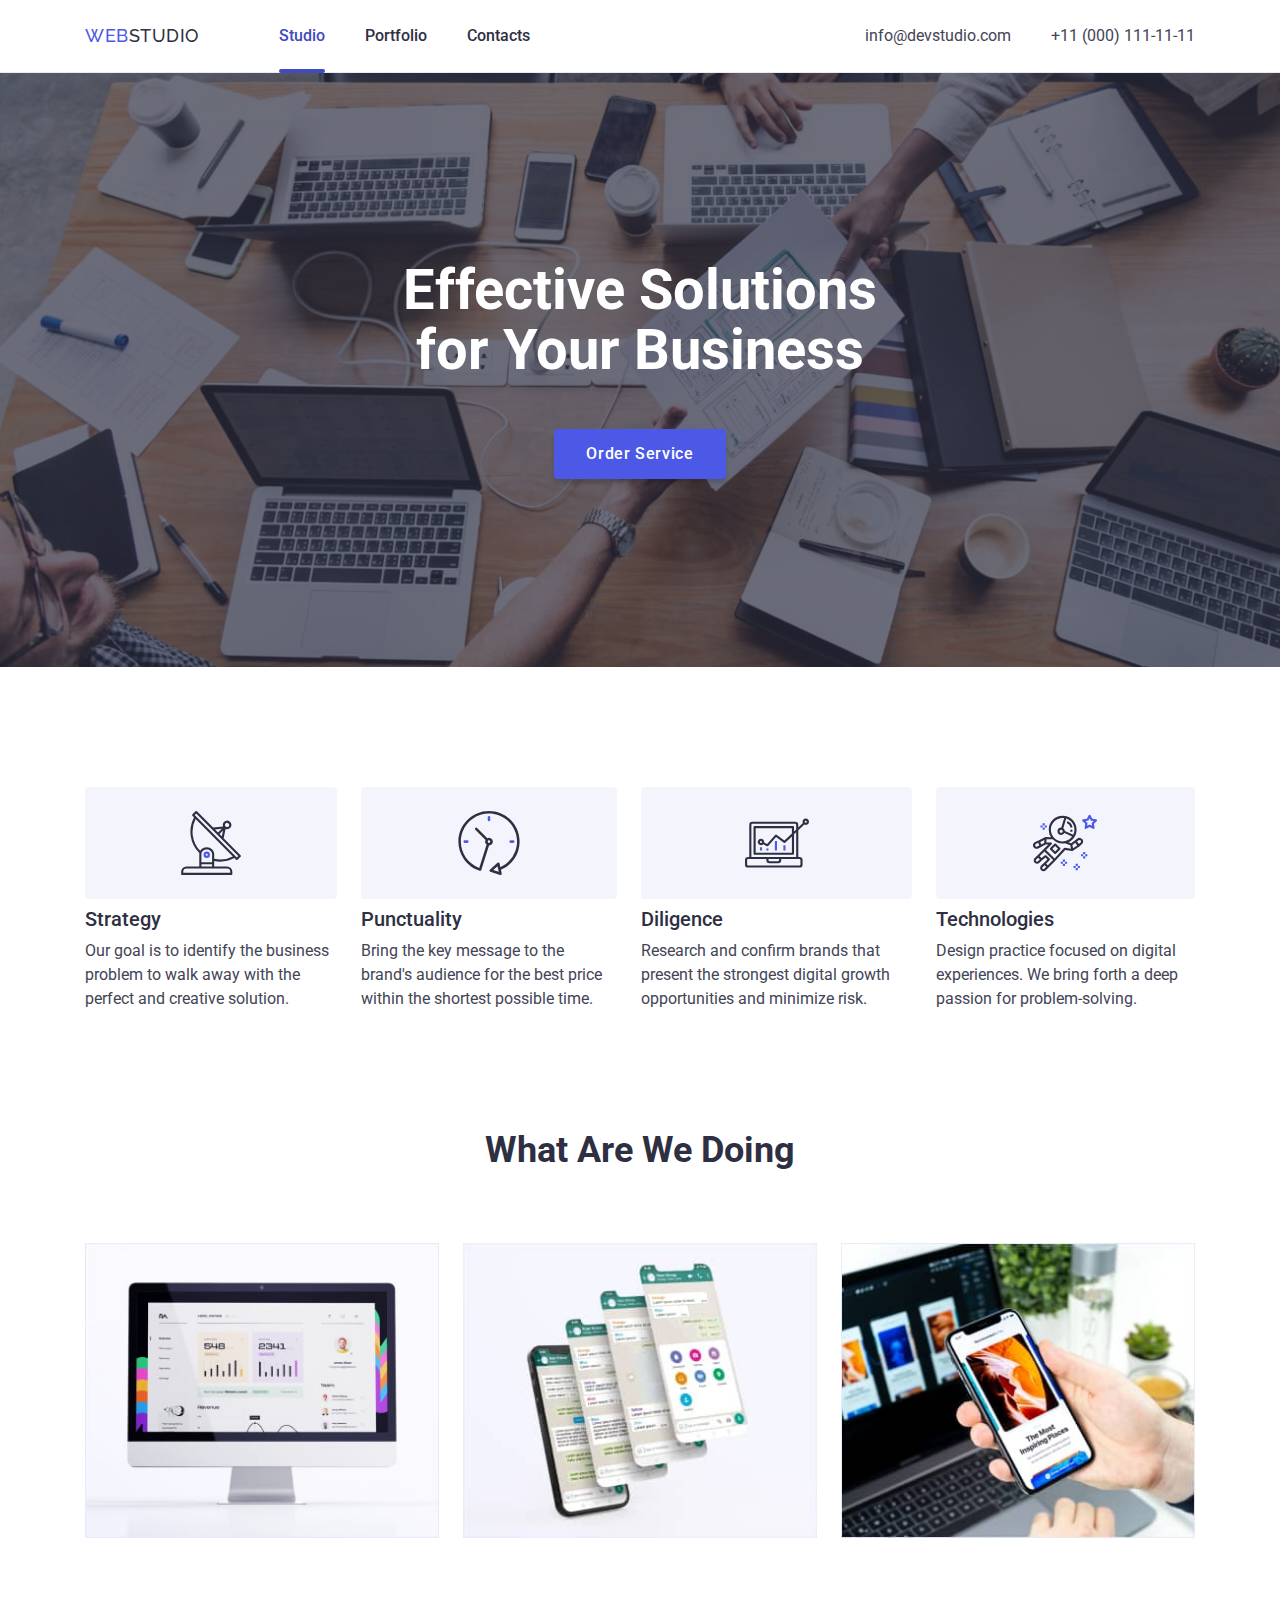
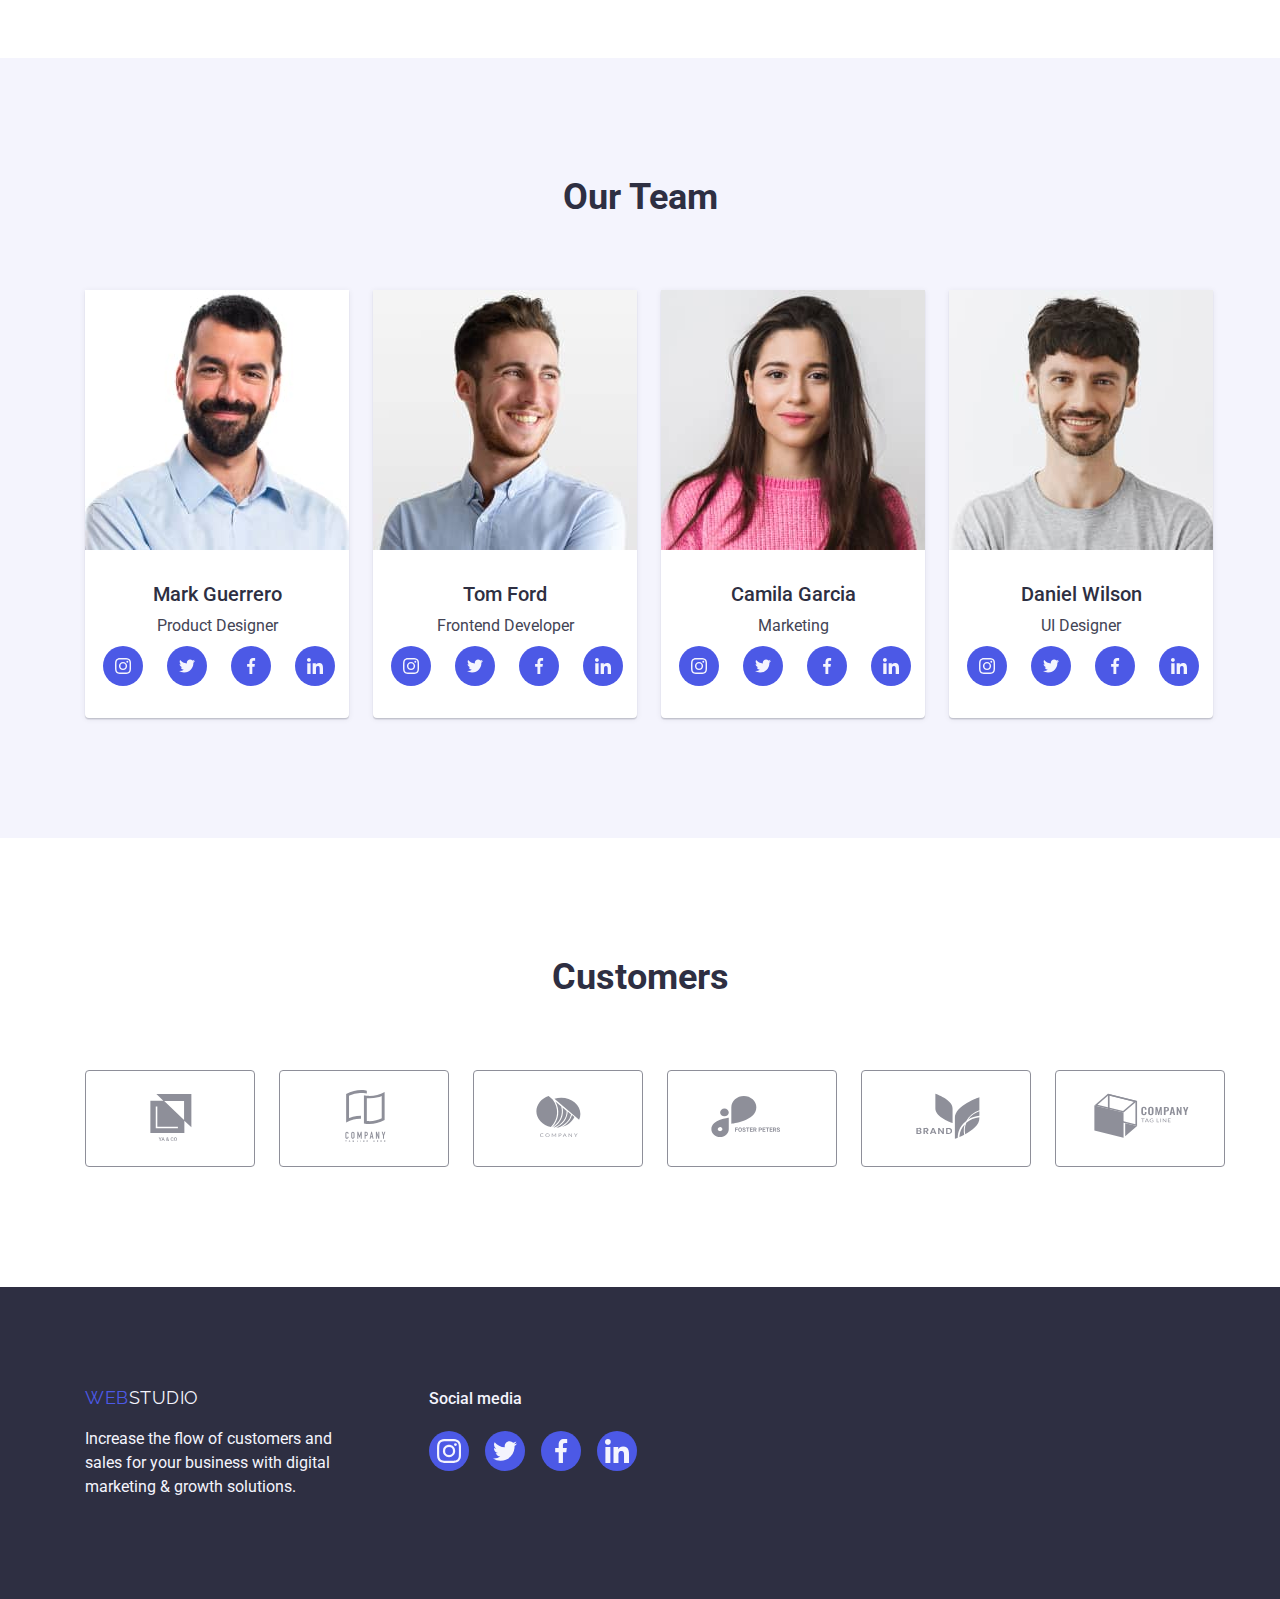
<file: index.html>
<!DOCTYPE html>
<html lang="en">
  <head>
    <meta charset="UTF-8" />
    <meta http-equiv="X-UA-Compatible" content="IE=edge" />
    <meta name="viewport" content="width=device-width, initial-scale=1.0" />
    <title>Web Studio</title>
    <link rel="preconnect" href="https://fonts.googleapis.com" />
    <link rel="preconnect" href="https://fonts.gstatic.com" crossorigin />
    <link
      href="https://fonts.googleapis.com/css2?family=Raleway:wght@800&family=Roboto:wght@400;500;700;900&display=swap"
      rel="stylesheet"
    />
    <link
      href="https://cdnjs.cloudflare.com/ajax/libs/modern-normalize/2.0.0/modern-normalize.min.css"
      rel="stylesheet"
    />
    <link href="./css/styles.css" rel="stylesheet" />
  </head>

  <body>
    <header class="header">
      <div class="container flex">
        <nav class="header-nav flex">
          <a class="logo header-logo" href="./index.html">
            <span>WEB</span>STUDIO
          </a>
          <ul class="header-nav-menu flex">
            <li><a href="./index.html" class="header-nav-link current">Studio</a></li>
            <li><a href="./portfolio.html" class="header-nav-link">Portfolio</a></li>
            <li><a href="./index.html" class="header-nav-link">Contacts</a></li>
          </ul>
        </nav>
        <address class="header-contacts">
          <ul class="header-contacts-menu flex">
            <li>
              <a href="mailto:info@devstudio.com">info@devstudio.com</a>
            </li>
            <li>
              <a href="tel:+110001111111">+11 (000) 111-11-11</a>
            </li>
          </ul>
        </address>
      </div>
    </header>

    <main class="webstudio-page">
      <section class="section section-hero">
        <div class="container">
          <h1>Effective Solutions for Your Business</h1>
          <button type="button" data-modal-open>Order Service</button>
        </div>
      </section>

      <section class="section section-advantages">
        <div class="container">
          <h2 class="visually-hidden">Advantages</h2>
          <ul class="advantages-list flex">
            <li class="advantages-card">
              <div class="advantages-card-img">
                <svg
                  width="64"
                  height="64"
                >
                  <use href="./images/icons.svg#icon-antenna" />
                </svg>
              </div>
              <h3>Strategy</h3>
              <p>
                Our goal is to identify the business problem to walk away with the
                perfect and creative solution.
              </p>
            </li>
            <li class="advantages-card">
              <div class="advantages-card-img">
                <svg
                  width="64"
                  height="64"
                >
                  <use href="./images/icons.svg#icon-clock" />
                </svg>
              </div>
              <h3>Punctuality</h3>
              <p>
                Bring the key message to the brand's audience for the best price
                within the shortest possible time.
              </p>
            </li>
            <li class="advantages-card">
              <div class="advantages-card-img">
                <svg
                  width="64"
                  height="64"
                >
                  <use href="./images/icons.svg#icon-diagram" />
                </svg>
              </div>
              <h3>Diligence</h3>
              <p>
                Research and confirm brands that present the strongest digital
                growth opportunities and minimize risk.
              </p>
            </li>
            <li class="advantages-card">
              <div class="advantages-card-img">
                <svg
                  width="64"
                  height="64"
                >
                  <use href="./images/icons.svg#icon-astronaut" />
                </svg>
              </div>
              <h3>Technologies</h3>
              <p>
                Design practice focused on digital experiences. We bring forth a
                deep passion for problem-solving.
              </p>
            </li>
          </ul>
        </div>
      </section>

      <section class="section section-works">
        <div class="container">
          <h2 class="section-header">What Are We Doing</h2>
          <ul class="work-list flex">
            <li class="work-card">
              <img
                src="./images/works-website.jpeg"
                alt="Web-sites"
              />
            </li>
            <li class="work-card">
              <img
                src="./images/works-mobile-app.jpeg"
                alt="Mobile apps"
              />
            </li>
            <li class="work-card">
              <img
                src="./images/works-sync.jpeg"
                alt="Synchronization"
              />
            </li>
          </ul>
        </div>
      </section>

      <section class="section section-team">
        <div class="container">
          <h2 class="section-header">Our Team</h2>
          <ul class="team-list flex">
            <li class="team-card">
              <img
                src="./images/mark-guerrero.jpeg"
                alt="Mark Guerrero, Product Designer"
              />
              <div class="team-card-content">
                <h3>Mark Guerrero</h3>
                <p>Product Designer</p>
                <ul class="team-card-socials flex">
                  <li class="team-card-social">
                    <a href="./" class="social-link">
                      <svg width="16" height="16">
                        <use href="./images/icons.svg#icon-instagram" />
                      </svg>
                    </a>
                  </li>
                  <li class="team-card-social">
                    <a href="./" class="social-link">
                      <svg width="16" height="16">
                        <use href="./images/icons.svg#icon-twitter" />
                      </svg>
                    </a>
                  </li>
                  <li class="team-card-social">
                    <a href="./" class="social-link">
                      <svg width="16" height="16">
                        <use href="./images/icons.svg#icon-facebook" />
                      </svg>
                    </a>
                  </li>
                  <li class="team-card-social">
                    <a href="./" class="social-link">
                      <svg width="16" height="16">
                        <use href="./images/icons.svg#icon-linkedin" />
                      </svg>
                    </a>
                  </li>
                </ul>
              </div>
            </li>
            <li class="team-card">
              <img
                src="./images/tom-ford.jpeg"
                alt="Tom Ford, Frontend Developer"
              />
              <div class="team-card-content">
                <h3>Tom Ford</h3>
                <p>Frontend Developer</p>
                <ul class="team-card-socials flex">
                  <li class="team-card-social">
                    <a href="./" class="social-link">
                      <svg width="16" height="16">
                        <use href="./images/icons.svg#icon-instagram" />
                      </svg>
                    </a>
                  </li>
                  <li class="team-card-social">
                    <a href="./" class="social-link">
                      <svg width="16" height="16">
                        <use href="./images/icons.svg#icon-twitter" />
                      </svg>
                    </a>
                  </li>
                  <li class="team-card-social">
                    <a href="./" class="social-link">
                      <svg width="16" height="16">
                        <use href="./images/icons.svg#icon-facebook" />
                      </svg>
                    </a>
                  </li>
                  <li class="team-card-social">
                    <a href="./" class="social-link">
                      <svg width="16" height="16">
                        <use href="./images/icons.svg#icon-linkedin" />
                      </svg>
                    </a>
                  </li>
                </ul>
              </div>
            </li>
            <li class="team-card">
              <img
                src="./images/camila-garcia.jpeg"
                alt="Camila Garcia, Marketing"
              />
              <div class="team-card-content">
                <h3>Camila Garcia</h3>
                <p>Marketing</p>
                <ul class="team-card-socials flex">
                  <li class="team-card-social">
                    <a href="./" class="social-link">
                      <svg width="16" height="16">
                        <use href="./images/icons.svg#icon-instagram" />
                      </svg>
                    </a>
                  </li>
                  <li class="team-card-social">
                    <a href="./" class="social-link">
                      <svg width="16" height="16">
                        <use href="./images/icons.svg#icon-twitter" />
                      </svg>
                    </a>
                  </li>
                  <li class="team-card-social">
                    <a href="./" class="social-link">
                      <svg width="16" height="16">
                        <use href="./images/icons.svg#icon-facebook" />
                      </svg>
                    </a>
                  </li>
                  <li class="team-card-social">
                    <a href="./" class="social-link">
                      <svg width="16" height="16">
                        <use href="./images/icons.svg#icon-linkedin" />
                      </svg>
                    </a>
                  </li>
                </ul>
              </div>
            </li>
            <li class="team-card">
              <img
                src="./images/daniel-wilson.jpeg"
                alt="Daniel Wilson, UI Designer"
              />
              <div class="team-card-content">
                <h3>Daniel Wilson</h3>
                <p>UI Designer</p>
                <ul class="team-card-socials flex">
                  <li class="team-card-social">
                    <a href="./" class="social-link">
                      <svg width="16" height="16">
                        <use href="./images/icons.svg#icon-instagram" />
                      </svg>
                    </a>
                  </li>
                  <li class="team-card-social">
                    <a href="./" class="social-link">
                      <svg width="16" height="16">
                        <use href="./images/icons.svg#icon-twitter" />
                      </svg>
                    </a>
                  </li>
                  <li class="team-card-social">
                    <a href="./" class="social-link">
                      <svg width="16" height="16">
                        <use href="./images/icons.svg#icon-facebook" />
                      </svg>
                    </a>
                  </li>
                  <li class="team-card-social">
                    <a href="./" class="social-link">
                      <svg width="16" height="16">
                        <use href="./images/icons.svg#icon-linkedin" />
                      </svg>
                    </a>
                  </li>
                </ul>
              </div>
            </li>
          </ul>
        </div>
      </section>

      <section class="section section-customers">
        <div class="container">
          <h2 class="section-header">Customers</h2>

          <ul class="customer-list flex">
            <li>
              <a href="./" class="customer-link">
                <svg width="104" height="56">
                  <use href="./images/icons.svg#icon-cl-logo-1"/>
                </svg>
              </a>
            </li>
            <li>
              <a href="./" class="customer-link">
                <svg width="104" height="56">
                  <use href="./images/icons.svg#icon-cl-logo-2"/>
                </svg>
              </a>
            </li>
            <li>
              <a href="./" class="customer-link">
                <svg width="104" height="56">
                  <use href="./images/icons.svg#icon-cl-logo-3"/>
                </svg>
              </a>
            </li>
            <li>
              <a href="./" class="customer-link">
                <svg width="104" height="56">
                  <use href="./images/icons.svg#icon-cl-logo-4"/>
                </svg>
              </a>
            </li>
            <li>
              <a href="./" class="customer-link">
                <svg width="104" height="56">
                  <use href="./images/icons.svg#icon-cl-logo-5"/>
                </svg>
              </a>
            </li>
            <li>
              <a href="./" class="customer-link">
                <svg width="104" height="56">
                  <use href="./images/icons.svg#icon-cl-logo-6"/>
                </svg>
              </a>
            </li>
          </ul>
        </div>
      </section>
    </main>

    <footer class="footer">
      <div class="container flex">
        <div class="footer-main-info">
          <a class="logo footer-logo" href="./index.html"><span>WEB</span>STUDIO </a>
          <p class="footer-description">
            Increase the flow of customers and sales for your business with digital
            marketing & growth solutions.
          </p>
        </div>

        <div class="footer-contacts">
          <p class="footer-label">Social media</p>
          <ul class="footer-sotials flex">
            <li class="footer-sotial">
              <a href="./" class="social-link">
                <svg width="24" height="24">
                  <use href="./images/icons.svg#icon-instagram" />
                </svg>
              </a>
            </li>
            <li class="footer-sotial">
              <a href="./" class="social-link">
                <svg width="24" height="24">
                  <use href="./images/icons.svg#icon-twitter" />
                </svg>
              </a>
            </li>
            <li class="footer-sotial">
              <a href="./" class="social-link">
                <svg width="24" height="24">
                  <use href="./images/icons.svg#icon-facebook" />
                </svg>
              </a>
            </li>
            <li class="footer-sotial">
              <a href="./" class="social-link">
                <svg width="24" height="24">
                  <use href="./images/icons.svg#icon-linkedin" />
                </svg>
              </a>
            </li>
          </ul>
        </div>
      </div>
    </footer>

    <!-- Modals -->
    <div class="backdrop is-hidden" data-modal>
      <div class="modal">
        <button class="modal-close-btn" type="button" data-modal-close>
          <svg width="8" height="8">
            <use href="./images/icons.svg#icon-close"></use>
          </svg>
        </button>
      </div>
    </div>

    <script src="./js/modal.js"></script>
  </body>
</html>
</file>
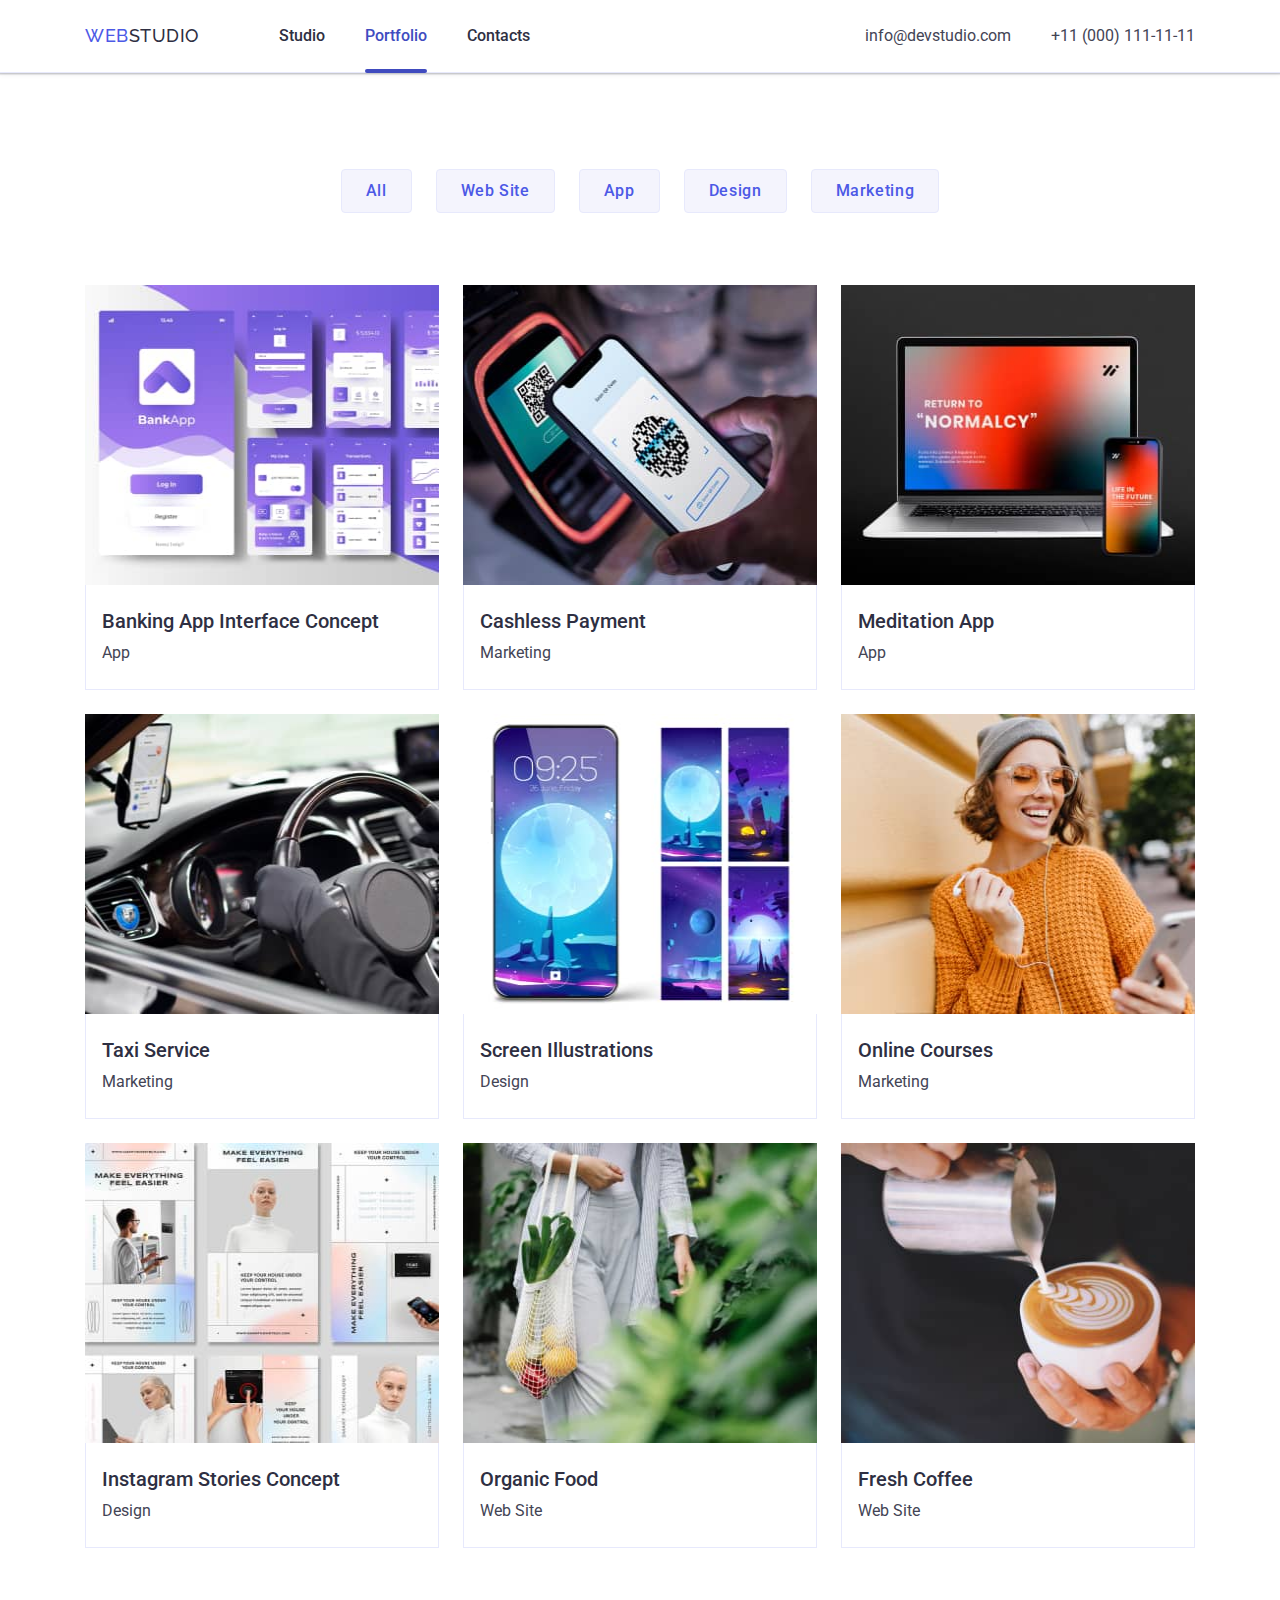
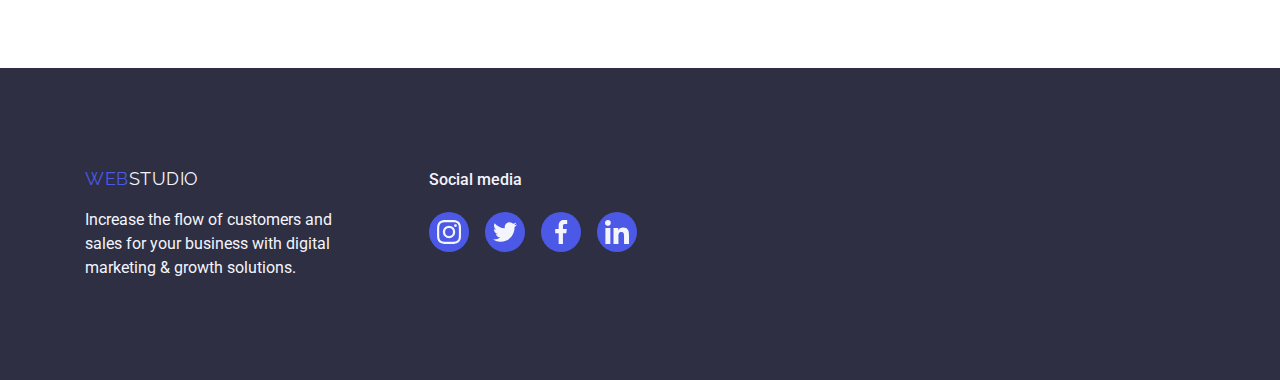
<file: portfolio.html>
<!DOCTYPE html>
<html lang="en">
  <head>
    <meta charset="UTF-8" />
    <meta http-equiv="X-UA-Compatible" content="IE=edge" />
    <meta name="viewport" content="width=device-width, initial-scale=1.0" />
    <title>Portfolio</title>
    <link rel="preconnect" href="https://fonts.googleapis.com" />
    <link rel="preconnect" href="https://fonts.gstatic.com" crossorigin />
    <link
      href="https://fonts.googleapis.com/css2?family=Raleway:wght@800&family=Roboto:wght@400;500;700;900&display=swap"
      rel="stylesheet"
    />
    <link
      href="https://cdnjs.cloudflare.com/ajax/libs/modern-normalize/2.0.0/modern-normalize.min.css"
      rel="stylesheet"
    />
    <link href="./css/styles.css" rel="stylesheet" />
  </head>

  <body>
    <header class="header">
      <div class="container flex">
        <nav class="header-nav flex">
          <a class="logo header-logo" href="./index.html">
            <span>WEB</span>STUDIO
          </a>
          <ul class="header-nav-menu flex">
            <li><a href="./index.html" class="header-nav-link">Studio</a></li>
            <li><a href="./portfolio.html" class="header-nav-link current">Portfolio</a></li>
            <li><a href="./index.html" class="header-nav-link">Contacts</a></li>
          </ul>
        </nav>
        <address class="header-contacts">
          <ul class="header-contacts-menu flex">
            <li>
              <a href="mailto:info@devstudio.com">info@devstudio.com</a>
            </li>
            <li>
              <a href="tel:+110001111111">+11 (000) 111-11-11</a>
            </li>
          </ul>
        </address>
      </div>
    </header>

    <main class="portfolio-page">
      <section class="section section-portfolio">
        <div class="container">
          <h1 class="visually-hidden">Portfolio</h1>

          <ul class="filters flex">
            <li><button type="button">All</button></li>
            <li><button type="button">Web Site</button></li>
            <li><button type="button">App</button></li>
            <li><button type="button">Design</button></li>
            <li><button type="button">Marketing</button></li>
          </ul>

          <ul class="portfolio flex">
            <li class="portfolio-card">
              <a href="./index.html">
                <div class="portfolio-card-illustration">
                  <img
                    src="./images/banking-app.jpeg"
                    alt="Banking App"
                    width="360"
                    height="300"
                  />
                  <p class="portfolio-card-overlay">
                    14 Stylish and User-Friendly App Design Concepts · Task Manager App · Calorie Tracker App · Exotic Fruit Ecommerce App · Cloud Storage App
                  </p>
                </div>
                <div class="portfolio-card-content">
                  <h2>Banking App Interface Concept</h2>
                  <p>App</p>
                </div>
              </a>
            </li>
            <li class="portfolio-card">
              <a href="./index.html">
                <div class="portfolio-card-illustration">
                  <img
                    src="./images/cashless-payment-marketing.jpeg"
                    alt="Cashless Payment Marketing"
                    width="360"
                    height="300"
                  />
                  <p class="portfolio-card-overlay">
                    14 Stylish and User-Friendly App Design Concepts · Task Manager App · Calorie Tracker App · Exotic Fruit Ecommerce App · Cloud Storage App
                  </p>
                </div>
                <div class="portfolio-card-content">
                  <h2>Cashless Payment</h2>
                  <p>Marketing</p>
                </div>
              </a>
            </li>
            <li class="portfolio-card">
              <a href="./index.html">
                <div class="portfolio-card-illustration">
                  <img
                    src="./images/meditation-app.jpeg"
                    alt="Meditation App"
                    width="360"
                    height="300"
                  />
                  <p class="portfolio-card-overlay">
                    14 Stylish and User-Friendly App Design Concepts · Task Manager App · Calorie Tracker App · Exotic Fruit Ecommerce App · Cloud Storage App
                  </p>
                </div>
                <div class="portfolio-card-content">
                  <h2>Meditation App</h2>
                  <p>App</p>
                </div>
              </a>
            </li>
            <li class="portfolio-card">
              <a href="./index.html">
                <div class="portfolio-card-illustration">
                  <img
                    src="./images/taxi-service-marketing.jpeg"
                    alt="Taxi Service Marketing"
                    width="360"
                    height="300"
                  />
                  <p class="portfolio-card-overlay">
                    14 Stylish and User-Friendly App Design Concepts · Task Manager App · Calorie Tracker App · Exotic Fruit Ecommerce App · Cloud Storage App
                  </p>
                </div>
                <div class="portfolio-card-content">
                  <h2>Taxi Service</h2>
                  <p>Marketing</p>
                </div>
              </a>
            </li>
            <li class="portfolio-card">
              <a href="./index.html">
                <div class="portfolio-card-illustration">
                  <img
                    src="./images/screen-ilustration-design.jpeg"
                    alt="Screen Illustrations Design"
                    width="360"
                    height="300"
                  />
                  <p class="portfolio-card-overlay">
                    14 Stylish and User-Friendly App Design Concepts · Task Manager App · Calorie Tracker App · Exotic Fruit Ecommerce App · Cloud Storage App
                  </p>
                </div>
                <div class="portfolio-card-content">
                  <h2>Screen Illustrations</h2>
                  <p>Design</p>
                </div>
              </a>
            </li>
            <li class="portfolio-card">
              <a href="./index.html">
                <div class="portfolio-card-illustration">
                  <img
                    src="./images/online-courses-marketing.jpeg"
                    alt="Online Courses Marketing"
                    width="360"
                    height="300"
                  />
                  <p class="portfolio-card-overlay">
                    14 Stylish and User-Friendly App Design Concepts · Task Manager App · Calorie Tracker App · Exotic Fruit Ecommerce App · Cloud Storage App
                  </p>
                </div>
                <div class="portfolio-card-content">
                  <h2>Online Courses</h2>
                  <p>Marketing</p>
                </div>
              </a>
            </li>
            <li class="portfolio-card">
              <a href="./index.html">
                <div class="portfolio-card-illustration">
                  <img
                    src="./images/instagram-stories-design.jpeg"
                    alt="Instagram Stories Concept Design"
                    width="360"
                    height="300"
                  />
                  <p class="portfolio-card-overlay">
                    14 Stylish and User-Friendly App Design Concepts · Task Manager App · Calorie Tracker App · Exotic Fruit Ecommerce App · Cloud Storage App
                  </p>
                </div>
                <div class="portfolio-card-content">
                  <h2>Instagram Stories Concept</h2>
                  <p>Design</p>
                </div>
              </a>
            </li>
            <li class="portfolio-card">
              <a href="./index.html">
                <div class="portfolio-card-illustration">
                  <img
                    src="./images/organic-food-web.jpeg"
                    alt="Organic Food Web Page"
                    width="360"
                    height="300"
                  />
                  <p class="portfolio-card-overlay">
                    14 Stylish and User-Friendly App Design Concepts · Task Manager App · Calorie Tracker App · Exotic Fruit Ecommerce App · Cloud Storage App
                  </p>
                </div>
                <div class="portfolio-card-content">
                  <h2>Organic Food</h2>
                  <p>Web Site</p>
                </div>
              </a>
            </li>
            <li class="portfolio-card">
              <a href="./index.html">
                <div class="portfolio-card-illustration">
                  <img
                    src="./images/fresh-coffee-web.jpeg"
                    alt="Fresh Coffee Web Page"
                    width="360"
                    height="300"
                  />
                  <p class="portfolio-card-overlay">
                    14 Stylish and User-Friendly App Design Concepts · Task Manager App · Calorie Tracker App · Exotic Fruit Ecommerce App · Cloud Storage App
                  </p>
                </div>
                <div class="portfolio-card-content">
                  <h2>Fresh Coffee</h2>
                  <p>Web Site</p>
                </div>
              </a>
            </li>
          </ul>
        </div>
      </section>
    </main>

    <footer class="footer">
      <div class="container flex">
        <div class="footer-main-info">
          <a class="logo footer-logo" href="./index.html"><span>WEB</span>STUDIO </a>
          <p class="footer-description">
            Increase the flow of customers and sales for your business with digital
            marketing & growth solutions.
          </p>
        </div>

        <div class="footer-contacts">
          <p class="footer-label">Social media</p>
          <ul class="footer-sotials flex">
            <li class="footer-sotial">
              <a href="./" class="social-link">
                <svg width="24" height="24">
                  <use href="./images/icons.svg#icon-instagram" />
                </svg>
              </a>
            </li>
            <li class="footer-sotial">
              <a href="./" class="social-link">
                <svg width="24" height="24">
                  <use href="./images/icons.svg#icon-twitter" />
                </svg>
              </a>
            </li>
            <li class="footer-sotial">
              <a href="./" class="social-link">
                <svg width="24" height="24">
                  <use href="./images/icons.svg#icon-facebook" />
                </svg>
              </a>
            </li>
            <li class="footer-sotial">
              <a href="./" class="social-link">
                <svg width="24" height="24">
                  <use href="./images/icons.svg#icon-linkedin" />
                </svg>
              </a>
            </li>
          </ul>
        </div>
      </div>
    </footer>
  </body>
</html>
</file>
<file: css/styles.css>
:root {
  /* Fonts */
  --primary-font: 'Roboto', sans-serif;
	--secondary-font: 'Raleway', sans-serif;
  /* Colors */
  --primary-cl: 76, 89, 230;
	--primary-active-cl: 64, 75, 191;
	--accent-cl: 231, 233, 252;
  --dark-cl: 46, 47, 66;
  --light-cl: 244, 244, 253;
  --success-cl: 49, 208, 170;
  --text-cl: 67, 68, 85;
	--text-medium-cl: 142, 143, 153;
	--text-light-cl: 244, 244, 253;
	--white: 255, 255, 255;
	--border-cl: 142, 143, 153;
	/* Background */
	--main-bg: 255, 255, 255;
	--dark-bg: 46, 47, 66;
	--light-bg: 244, 244, 253;
	--modal-bg: 252, 252, 252;
	/* Paddings */
	--section-padding: 120px;
	/* Transition */
	--trans-duration: 0.25s;
	--trans-timing-func: cubic-bezier(0.4, 0, 0.2, 1);
	/* Other */
	--border-radius: 4px;
	--flex-gap: 24px;
}

/* Base */
body {
  font-family: var(--primary-font);
  color: rgba(var(--text-cl), 1);
	background-color: rgba(var(--main-bg), 1);
	font-size: 16px;
  line-height: 1.5;
}
h1, h2, h3, h4, h5, h6,
p {
	margin: 0;
}
a {
  color: currentColor;
	text-decoration: none;
	display: inline-block;
	transition-property: color;
	transition-duration: var(--trans-duration);
	transition-timing-function: var(--trans-timing-func);
}
a:focus,
a:hover {
  color: rgba(var(--primary-active-cl), 1);
}
button {
  font-family: inherit;
  color: currentColor;
  cursor: pointer;
	font-weight: 500;
	letter-spacing: 0.04em;
	border-radius: var(--border-radius);
	border: none;
	outline: none;
}
ul,
ol {
	margin: 0;
	padding: 0;
  list-style-type: none;
}
address {
  font-style: normal;
}
img {
	display: block;
	max-width: 100%;
}
svg {
	fill: currentColor;
}

/* Common */
.container { 
	max-width: 1158px;
	padding: 0 24px;
	margin: 0 auto; 
}
.flex {
	display: flex;
	align-items: center;
	gap: var(--flex-gap);
}
.visually-hidden {
  position: absolute;
  width: 1px;
  height: 1px;
  margin: -1px;
  border: 0;
  padding: 0;
  white-space: nowrap;
  clip-path: inset(100%);
  clip: rect(0 0 0 0);
  overflow: hidden;
}
.logo {
	font-family: var(--secondary-font);
	font-size: 1.125em;
	line-height: 1;
	letter-spacing: 0.03em;
	text-transform: uppercase;
	display: inline-block;
}
.logo:focus,
.logo:hover {
	color: currentColor;
}
.logo span {
	color: rgba(var(--primary-cl), 1);
}
.header {
	border-bottom: 1px solid rgba(var(--accent-cl), 1);
	box-shadow: 0 1px 6px 0 rgba(46, 47, 66, 0.08), 0 1px 1px 0 rgba(46, 47, 66, 0.16), 0 2px 1px 0 rgba(46, 47, 66, 0.08);
}
.header-nav {
	color: rgba(var(--dark-cl), 1);
	font-weight: 500;
	flex: 1 1 0;
	gap: 0;
	justify-content: left;
}
.header-logo {
	margin-right: 80px;
}
.header-nav-link.current {
	position: relative;
	color: rgba(var(--primary-active-cl), 1);
}
.header-nav-link.current::after {
	content: "";
	position: absolute;
	left: 0;
	bottom: -1px;
	width: 100%;
	height: 4px;
	background-color: rgba(var(--primary-active-cl), 1);
	border-radius: var(--border-radius);
}
.header-contacts {
}
.header-nav-menu,
.header-contacts-menu {
	gap: 40px;
}
.header-nav a,
.header-contacts a {
	padding: 24px 0;
}
.section {
	padding-top: var(--section-padding);
	padding-bottom: var(--section-padding);
}
.section-header {
}

.social-link {
	width: 40px;
	height: 40px;
	display: inline-flex;
	justify-content: center;
	align-items: center;
	background-color: rgba(var(--primary-cl), 1);
	border-radius: 50%;
	transition-property: background-color;
	transition-duration: var(--trans-duration);
	transition-timing-function: var(--trans-timing-func);
}
.social-link svg {
	fill: rgba(var(--light-cl), 1);
}

.footer {
	background-color: rgba(var(--dark-bg), 1);
	color: rgba(var(--text-light-cl), 1);
	padding-top: 100px;	
	padding-bottom: 100px;
}
.footer .container.flex {
	align-items: flex-start;
	gap: 0;
}
.footer-main-info {
	max-width: 264px;
	margin-right: 80px;
}
.footer-logo {
	margin-bottom: 20px;
}
.footer-description {
}
.footer-contacts {
}
.footer-label {
	font-size: 1em;
	font-weight: 500;
	margin-bottom: 20px;
}
.footer-sotials {
	gap: 16px;
}
.footer .social-link:hover,
.footer .social-link:focus {
	background-color: rgba(var(--success-cl), 1);
}

/* Main (Web Studio) Page */
.webstudio-page h1 {
	font-weight: 700;
	font-size: 3.5em;
	line-height: 107%;
	text-align: center;
}
.webstudio-page h2 {
	font-weight: 700;
	font-size: 2.25em;
	line-height: 111%;
	text-transform: capitalize;
	text-align: center;
	color: rgba(var(--dark-cl), 1);
	margin-bottom: 72px;
}
.webstudio-page h3 {
	font-weight: 500;
	font-size: 1.25em;
	line-height: 120%;
	color: rgba(var(--dark-cl), 1);
	margin-bottom: 8px;
}

/* Hero Section */
.section-hero {
	background-color: rgba(var(--dark-bg), 1);
	color: rgba(var(--white), 1);
	padding-top: 188px;
	padding-bottom: 188px;
	background-image: linear-gradient(rgba(46, 47, 66, 0.7), 
rgba(46, 47, 66, 0.7)), url(../images/main-hero-bg.jpeg);
	background-size: cover;
	max-width: 1440px;
	margin: 0 auto;
}
.section-hero > .container {
	display: flex;
	flex-direction: column;
	align-items: center;
}
.section-hero h1 {
	max-width: 496px;
	margin-bottom: 48px;
}
.section-hero button {
	background-color: rgba(var(--primary-cl), 1);
	color: rgba(var(--white), 1);
	padding: 16px 32px;
	box-shadow: 0 4px 4px 0 rgba(0, 0, 0, 0.15);
	transition-property: background-color;
	transition-duration: var(--trans-duration);
	transition-timing-function: var(--trans-timing-func);
}
.section-hero button:focus,
.section-hero button:hover {
	background-color: rgba(var(--primary-active-cl), 1);
}

/* Advantages Section */
.section-advantages {
	padding-bottom: 60px;
}
.advantages-list {
}
.advantages-card {
}
.advantages-card-img {
	background-color: rgba(var(--light-bg), 1);
	border-radius: var(--border-radius);
	margin-bottom: 8px;
	display: flex;
	justify-content: center;
	align-items: center;
	padding: 24px;
}

/* Works Section */
.section-works {
	padding-top: 60px;
}
.work-list {
}
.work-card {
}

/* Team Section */
.section-team {
	background-color: rgba(var(--light-bg), 1);
}
.team-list {
}
.team-card {
	width: 264px;
	text-align: center;
	background-color: rgba(var(--white), 1);
	box-shadow: 0 2px 1px 0 rgba(46, 47, 66, 0.08), 0 1px 1px 0 rgba(46, 47, 66, 0.16), 0 1px 6px 0 rgba(46, 47, 66, 0.08);
	border-radius: 0 0 var(--border-radius) var(--border-radius);
}
.team-card-content {
	padding: 32px 18px;
}
.team-card-socials {
	margin-top: 8px;
}
.team-card-socials .social-link:hover,
.team-card-socials .social-link:focus {
	background-color: rgba(var(--primary-active-cl), 1);
}

/* Customer Section */
.section-customers {
}
.customer-list {
}
.customer-link {
	display: inline-block;
	padding: 16px 32px;
	border: 1px solid rgba(var(--border-cl), 1);
	border-radius: var(--border-radius);
	color: rgba(var(--text-medium-cl), 1);
	transition-property: color, border-color;
	transition-duration: var(--trans-duration);
	transition-timing-function: var(--trans-timing-func);
}
.customer-link:hover,
.customer-link:focus {
	border-color: rgba(var(--primary-active-cl), 1);
	color: rgba(var(--primary-active-cl), 1);
}

/* Portfolio Page */
.portfolio-page {
}
.portfolio-page h2 {
	font-weight: 500;
	font-size: 1.25em;
	line-height: 120%;
	color: rgba(var(--dark-cl), 1);
	margin-bottom: 8px;
}
.section-portfolio {
	padding-top: 96px;
}
.filters {
	justify-content: center;
	margin-bottom: 72px;
}
.filters button {
	background-color: rgba(var(--light-bg), 1);
	border: 1px solid rgba(var(--accent-cl), 1);
	color: rgba(var(--primary-cl), 1);
	padding: 12px 24px;
	transition-property: color, border-color, background-color, box-shadow;
	transition-duration: var(--trans-duration);
	transition-timing-function: var(--trans-timing-func);
}
.filters button:focus,
.filters button:hover {
	background-color: rgba(var(--primary-active-cl), 1);
	border-color: rgba(var(--primary-active-cl), 1);
	color: rgba(var(--white), 1);
	box-shadow: 0 2px 2px 0 rgba(0, 0, 0, 0.12), 0 2px 1px 0 rgba(0, 0, 0, 0.08), 0 3px 1px 0 rgba(0, 0, 0, 0.1);
}

.portfolio {
	flex-wrap: wrap;
}
.portfolio-card {
	width: calc((100% - 2 * var(--flex-gap)) / 3);
}
.portfolio-card a {
	transition-property: color, box-shadow;
	transition-duration: var(--trans-duration);
	transition-timing-function: var(--trans-timing-func);
}
.portfolio-card-content {
	padding: 24px 16px;
	border: 1px solid rgba(var(--accent-cl), 1);
	border-top: 0;
}
.portfolio-card-illustration {
  position: relative;
  overflow: hidden;
}
.portfolio-card-overlay {
  position: absolute;
  top: 0;
  left: 0;
  transform: translateY(100%);
  width: 100%;
  height: 100%;
  padding: 40px 32px;
	color: rgba(var(--light-cl), 1);
  background-color: rgb(var(--primary-cl));
  transition-property: transform;
	transition-duration: 0.4s;
	transition-timing-function: var(--trans-timing-func);
}
.portfolio-card a:focus,
.portfolio-card a:hover {
	color: currentColor;
	box-shadow: 0 2px 1px 0 rgba(46, 47, 66, 0.08), 0 1px 1px 0 rgba(46, 47, 66, 0.16), 0 1px 6px 0 rgba(46, 47, 66, 0.08);
}
.portfolio-card a:focus .portfolio-card-overlay,
.portfolio-card a:hover .portfolio-card-overlay {
  transform: translateY(0);
}

/* Modal */
.backdrop {
  position: fixed;
  inset: 0;
  background-color: rgba(var(--dark-bg), 0.4);
  backdrop-filter: blur(2px);
  transition-property: opacity, visibility;
	transition-duration: var(--trans-duration);
  transition-delay: 0ms;
}
.backdrop.is-hidden {
  opacity: 0;
  visibility: hidden;
  pointer-events: none;
}
.modal {
  position: absolute;
  top: 50%;
  left: 50%;
  transform: translateX(-50%) translateY(-50%) scale(1);
  width: 408px;
  min-height: 584px;
  background-color: rgba(var(--modal-bg), 1);
  border-radius: var(--border-radius);
  transition-property: transform, opacity;
  transition-duration: var(--trans-duration);
  transition-timing-function: var(--trans-timing-func);
  transition-delay: .2s;
}
.backdrop.is-hidden .modal {
  transform: translateX(-50%) translateY(-50%) scale(0.3);
  opacity: 0;
  transition-delay: 0ms;
}
.modal-close-btn {
  position: absolute;
  top: 24px;
  right: 24px;
	width: 24px;
	height: 24px;
  display: flex;
  justify-content: center;
  align-items: center;
  padding: 0;
  background-color: rgb(var(--accent-cl));
  border: none;
	border-radius: 50%;
	color: rgba(var(--text-cl), 1);
}

.modal-close-btn:hover,
.modal-close-btn:focus,
.modal-close-btn:active {
	color: rgba(var(--white), 1);
	background-color: rgba(var(--primary-active-cl), 1);
}
</file>
